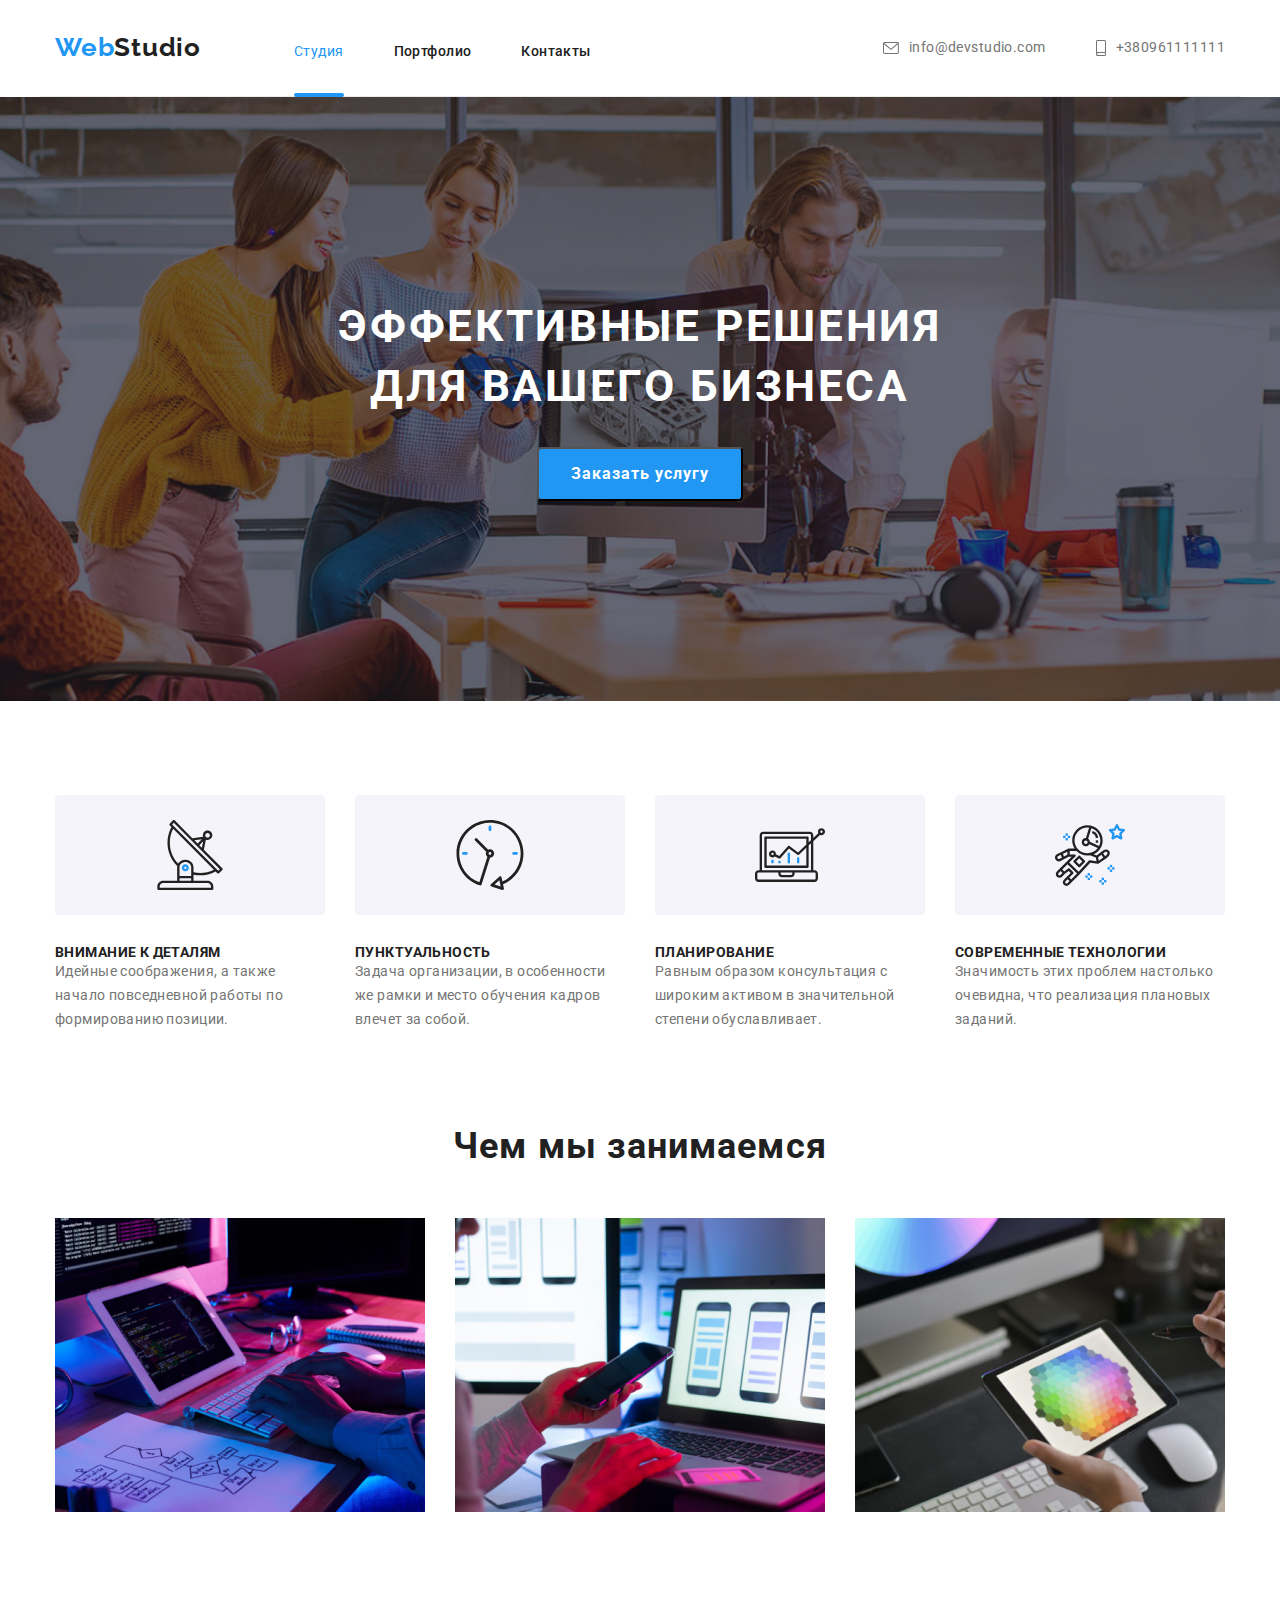
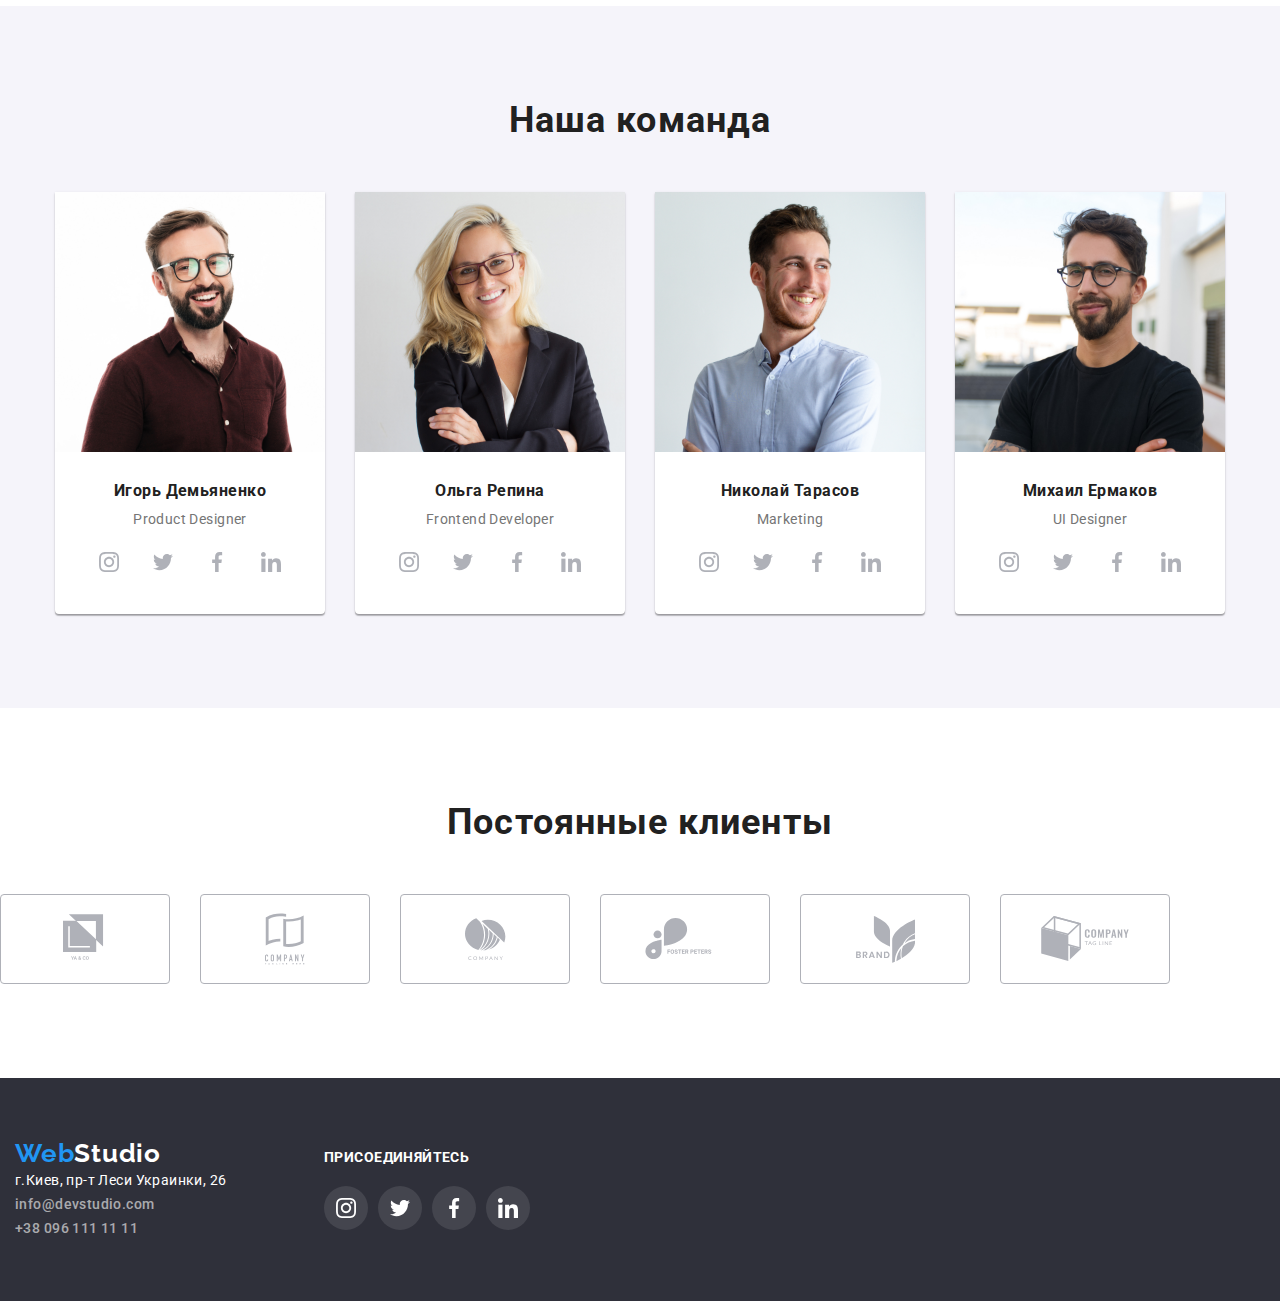
<file: index.html>
<!DOCTYPE html>
<html lang="ru"> 
<head>      
<meta charset="UTF-8">
<meta name="viewport" content="width=device-width, initial-scale=1.0"/>
<title>Studio</title>
<link rel="preconnect" href="https://fonts.gstatic.com">
<link href="https://fonts.googleapis.com/css2?family=Raleway:wght@700&family=Roboto:wght@400;500;700;900&display=swap"
    rel="stylesheet" />
<link href="https://cdnjs.cloudflare.com/ajax/libs/modern-normalize/0.1.0/modern-normalize.css">
<link rel="stylesheet" href="./css/styles.css"/>
</head>
<body>
    <!--Шапка сайта-->
<header class="page-header">
<div class="container">   
<nav class="nav">
<a class="logo" href="/">
 <span class="logo-blue">Web</span>Studio
</a>
<ul class="menu list">
    <li class="menu-item" ><a href="./index.html" class="menu-link-current">Студия</a></li>
    <li class="menu-item" ><a href="./portfolio.html" class="menu-link">Портфолио</a></li>
    <li class="menu-item" ><a href="" class="menu-link">Контакты</a></li>
</ul>
</nav>
<!--Список с почтой и номером телефона-->
<ul class="contacts list">
    <li class="contacts-item">
        <a class="link contacts-e" href="mailto:info@devstudio.com">
<svg class="envelope-icon" width="16" height="12">
<use href="./images/icons/sprite.svg#icon-envelope"></use>    
</svg>  info@devstudio.com</a></li>

    <li class="contacts-item">
        <a class="link contacts-s" href="tel:+380961111111">
 <svg class="smartphone-icon" width="10" height="16">
 <use href="./images/icons/sprite.svg#icon-smartphone"></use>     
 </svg>   +380961111111 </a> </li>
</ul>
</div>    
</header>
<main>
<!-- Блок Герой-->
    <section class="hero">
<div class="container">
      <h1 class="page-title" >Эффективные решения для вашего бизнеса</h1>
      <button class="hero-button" type="button">Заказать услугу</button>
      </div> 
    </section>
<!--Секция"Особенности"-->
<section class="features">
    <div class="container">
<ul class="list main-block">
    <li class="block-item">
        <div class="block-icons">
     <svg class="antenna" width="70" height="70">
     <use href="./images/icons/sprite.svg#icon-antenna">
    </use>   
     </svg>       
        </div>
        <h3 class="section-features">Внимание к деталям</h3>
        <p class="text-features">Идейные соображения, а также начало повседневной работы по формированию позиции.</p>
    </li>
  <li class="block-item">
    <div class="block-icons">
 <svg class="clock" width="70" height="70">
 <use href="./images/icons/sprite.svg#icon-clock">
</use>    
 </svg>       
    </div>  
      <h3 class="section-features">Пунктуальность</h3>
      <p class="text-features">Задача организации, в особенности же рамки и место обучения кадров влечет за собой.</p>
  </li>
  <li class="block-item">
      <div class="block-icons">
<svg class="diagram" width="70" height="70">
<use href="./images/icons/sprite.svg#icon-diagram"></use>    
</svg>          
      </div>
      <h3 class="section-features">Планирование</h3>
      <p class="text-features">Равным образом консультация с широким активом в значительной степени обуславливает.</p>
  </li>
  <liv class="block-item">
      <div class="block-icons">
<svg class="astronaut" width="70" height="70">
<use href="./images/icons/sprite.svg#icon-astronaut"></use>    
</svg>
 </div>
      <h3 class="section-features">Современные технологии</h3>
      <p class="text-features">Значимость этих проблем настолько очевидна, что реализация плановых заданий.</p>
  </li>  
</ul>
</div>
</section>
<!--Секция "Чем мы занимаемся"-->
<section class="section-what-we-do">
    <div class="container" >
  <h2 class="section-title">Чем мы занимаемся</h2>
<ul class="list what-we-do ">
    <li class="what-we-do-item"><img src="./images/box1.jpg" alt="Работа за компьютером" width="370"></li>
    <li class="what-we-do-item"><img src="./images/box2.jpg" alt="Работа за компьютером" width="370"></li>
    <li class="what-we-do-item"><img src="./images/box3.jpg" alt="Работа с цветом" width="370"></li>
</ul>
</div>
</section>
<!--Секция "Наша Команда"-->
<section class="section-team">
    <div class="container-team">
    <h2 class="section-title">Наша команда</h2>
    <ul class="list card-set team-list">
    <li class=" item team-item"><img src="./images/img copy.jpg" alt="Игорь Демьяненко Product Designer" width="270">
           <div class="card-background"><h3 class="team-item-name">Игорь Демьяненко</h3><p class="team-item-position">Product Designer</p>
<ul class="list social-icons">
    <li class="social-icons-item">
        <a href="#" class="social-icons-link">
            <svg class="social-icons-svg">
                <use href="./images/icons/sprite.svg#icon-instagram"></use>
            </svg>
        </a>
    </li>
    <li class="social-icons-item">
        <a href="#" class="social-icons-link">
            <svg class="social-icons-svg">
                <use href="./images/icons/sprite.svg#icon-twitter"></use>
            </svg>
        </a>
    </li>
    <li class="social-icons-item">
        <a href="#" class="social-icons-link">
            <svg class="social-icons-svg">
                <use href="./images/icons/sprite.svg#icon-facebook"></use>
            </svg>
        </a>
    </li>
    <li class="social-icons-item">
        <a href="#" class="social-icons-link">
            <svg class="social-icons-svg">
                <use href="./images/icons/sprite.svg#icon-linkedin"></use>
            </svg>
        </a>
    </li>
</ul>
        </div>
        </li>
     <li class=" item team-item"><img src="./images/img2 copy.jpg" alt="Ольга Репина Frontend Developer" width="270">
        <div class="card-background"><h3 class="team-item-name">Ольга Репина</h3><p class="team-item-position">Frontend Developer</p>
        <ul class="list social-icons">
            <li class="social-icons-item">
                <a href="#" class="social-icons-link">
                    <svg class="social-icons-svg">
                        <use href="./images/icons/sprite.svg#icon-instagram"></use>
                    </svg>
                </a>
            </li>
            <li class="social-icons-item">
                <a href="#" class="social-icons-link">
                    <svg class="social-icons-svg">
                        <use href="./images/icons/sprite.svg#icon-twitter"></use>
                    </svg>
                </a>
            </li>
            <li class="social-icons-item">
                <a href="#" class="social-icons-link">
                    <svg class="social-icons-svg">
                        <use href="./images/icons/sprite.svg#icon-facebook"></use>
                    </svg>
                </a>
            </li>
            <li class="social-icons-item">
                <a href="#" class="social-icons-link">
                    <svg class="social-icons-svg">
                        <use href="./images/icons/sprite.svg#icon-linkedin"></use>
                    </svg>
                </a>
            </li>
        </ul>
        </div></li>
     <li class=" item team-item"><img src="./images/img3 copy.jpg" alt="Николай Тарасов Marketing" width="270">
<div class="card-background"><h3 class="team-item-name">Николай Тарасов</h3><p class="team-item-position">Marketing</p>
<ul class="list social-icons">
    <li class="social-icons-item">
        <a href="#" class="social-icons-link">
            <svg class="social-icons-svg">
                <use href="./images/icons/sprite.svg#icon-instagram"></use>
            </svg>
        </a>
    </li>
    <li class="social-icons-item">
        <a href="#" class="social-icons-link">
            <svg class="social-icons-svg">
                <use href="./images/icons/sprite.svg#icon-twitter"></use>
            </svg>
        </a>
    </li>
    <li class="social-icons-item">
        <a href="#" class="social-icons-link">
            <svg class="social-icons-svg">
                <use href="./images/icons/sprite.svg#icon-facebook"></use>
            </svg>
        </a>
    </li>
    <li class="social-icons-item">
        <a href="#" class="social-icons-link">
            <svg class="social-icons-svg">
                <use href="./images/icons/sprite.svg#icon-linkedin"></use>
            </svg>
        </a>
    </li>
</ul>
</div></li>
    <li class="item team-item"><img src="./images/img4 copy.jpg" alt="Михаил Ермаков UI Designer" width="270">
    <div class="card-background"><h3 class="team-item-name">Михаил Ермаков</h3><p class="team-item-position">UI Designer</p>
    <ul class="list social-icons">
        <li class="social-icons-item">
            <a href="#" class="social-icons-link">
                <svg class="social-icons-svg">
                    <use href="./images/icons/sprite.svg#icon-instagram"></use>
                </svg>
            </a>
        </li>
        <li class="social-icons-item">
            <a href="#" class="social-icons-link">
                <svg class="social-icons-svg">
                    <use href="./images/icons/sprite.svg#icon-twitter"></use>
                </svg>
            </a>
        </li>
        <li class="social-icons-item">
            <a href="#" class="social-icons-link">
                <svg class="social-icons-svg">
                    <use href="./images/icons/sprite.svg#icon-facebook"></use>
                </svg>
            </a>
        </li>
        <li class="social-icons-item">
            <a href="#" class="social-icons-link">
                <svg class="social-icons-svg">
                    <use href="./images/icons/sprite.svg#icon-linkedin"></use>
                </svg>
            </a>
        </li>
    </ul>
    </div></li>
    </ul>
  </div>  
</section>
<!--Секция"Постоянные клиенты"-->
<section class="section-clients">
  <h2 class="title-clients">Постоянные клиенты</h2>  
        <ul class="list logo-clients">
<li class="logo-clients-item"><a href="#" class="logo-clients-icon">
    <svg class="icon-logo" width="44.27" height="49.23">
 <use href="./images/icons/sprite.svg#icon-logo1">
 </use>       
    </svg></a></li>
<li class="logo-clients-item"><a href="#" class="logo-clients-icon">
<svg class="icon-logo" width="40" height="52"> <use href="./images/icons/sprite.svg#icon-logo2"></use></svg></a></li>
<li class="logo-clients-item"><a href="#" class="logo-clients-icon">
<svg class="icon-logo" width="41" height="42.6"><use href="./images/icons/sprite.svg#icon-logo3"></use></svg>    
</a></li>
<li class="logo-clients-item"><a href="#" class="logo-clients-icon">
<svg class="icon-logo" width="79.66" height="42.02"><use href="./images/icons/sprite.svg#icon-logo4">
</use></svg>
</a></li>
<li class="logo-clients-item"><a href="#" class="logo-clients-icon">
<svg class="icon-logo" width="59" height="47">
<use href="./images/icons/sprite.svg#icon-logo5"></use></svg>    
</a></li>
<li class="logo-clients-item"><a href="#" class="logo-clients-icon">
<svg class="icon-logo" width="88.48" height="45.44">
    <use href="./images/icons/sprite.svg#icon-logo6"></use></svg>    
</a></li>
</ul>
</section>
</main>
<!--Подвал сайта-->
<footer class="section-bottom">
 <div class="container-footer"> 
 <div class="address-footer">         
<a class="logo" href="/">
   <span class="logo-blue">Web</span><span class="logo-white">Studio</span>
</a>
<address>
<ul class="list">
<li><a class="map-link" href="https://goo.gl/maps/qB4iPWVN4ftwvtJb9" target="_blank" rel="noopener noreferrer">
    г.Киев, пр-т Леси Украинки, 26</a></li>    
<li><a class="link-footer" href="mailto:info@devstudio.com">info@devstudio.com</a></li>
<li><a class="link-footer" href="tel:+380961111111">+38 096 111 11 11</a></li>
 </ul>
</address>
</div> 
<div class="socials">
 <h2 class="socials-text">Присоединяйтесь</h2>
 <ul class="list socials-link">
 <li class="socials-item">
     <a href="#" class="socials-around">
     <svg class="socials-icon-svg">
    <use href="./images/icons/sprite.svg#icon-instagramf"></use>
</svg></a>
</li>
 <li class="socials-item">
     <a href="#" class="socials-around">
         <svg class="socials-icon-svg">
    <use href="./images/icons/sprite.svg#icon-twitterf"></use>
</svg></a>
</li>
 <li class="socials-item">
     <a href="#" class="socials-around">
         <svg class="socials-icon-svg">
    <use href="./images/icons/sprite.svg#icon-facebookf"></use>
</svg></a>
</li>
 <li class="socials-item"><a href="#" class="socials-around">
     <svg class="socials-icon-svg">
    <use href="./images/icons/sprite.svg#icon-linkedinf"></use>
</svg></a>
</li>   
 </ul>   
</div>
</div>
</footer>
</body>
</html>
</file>
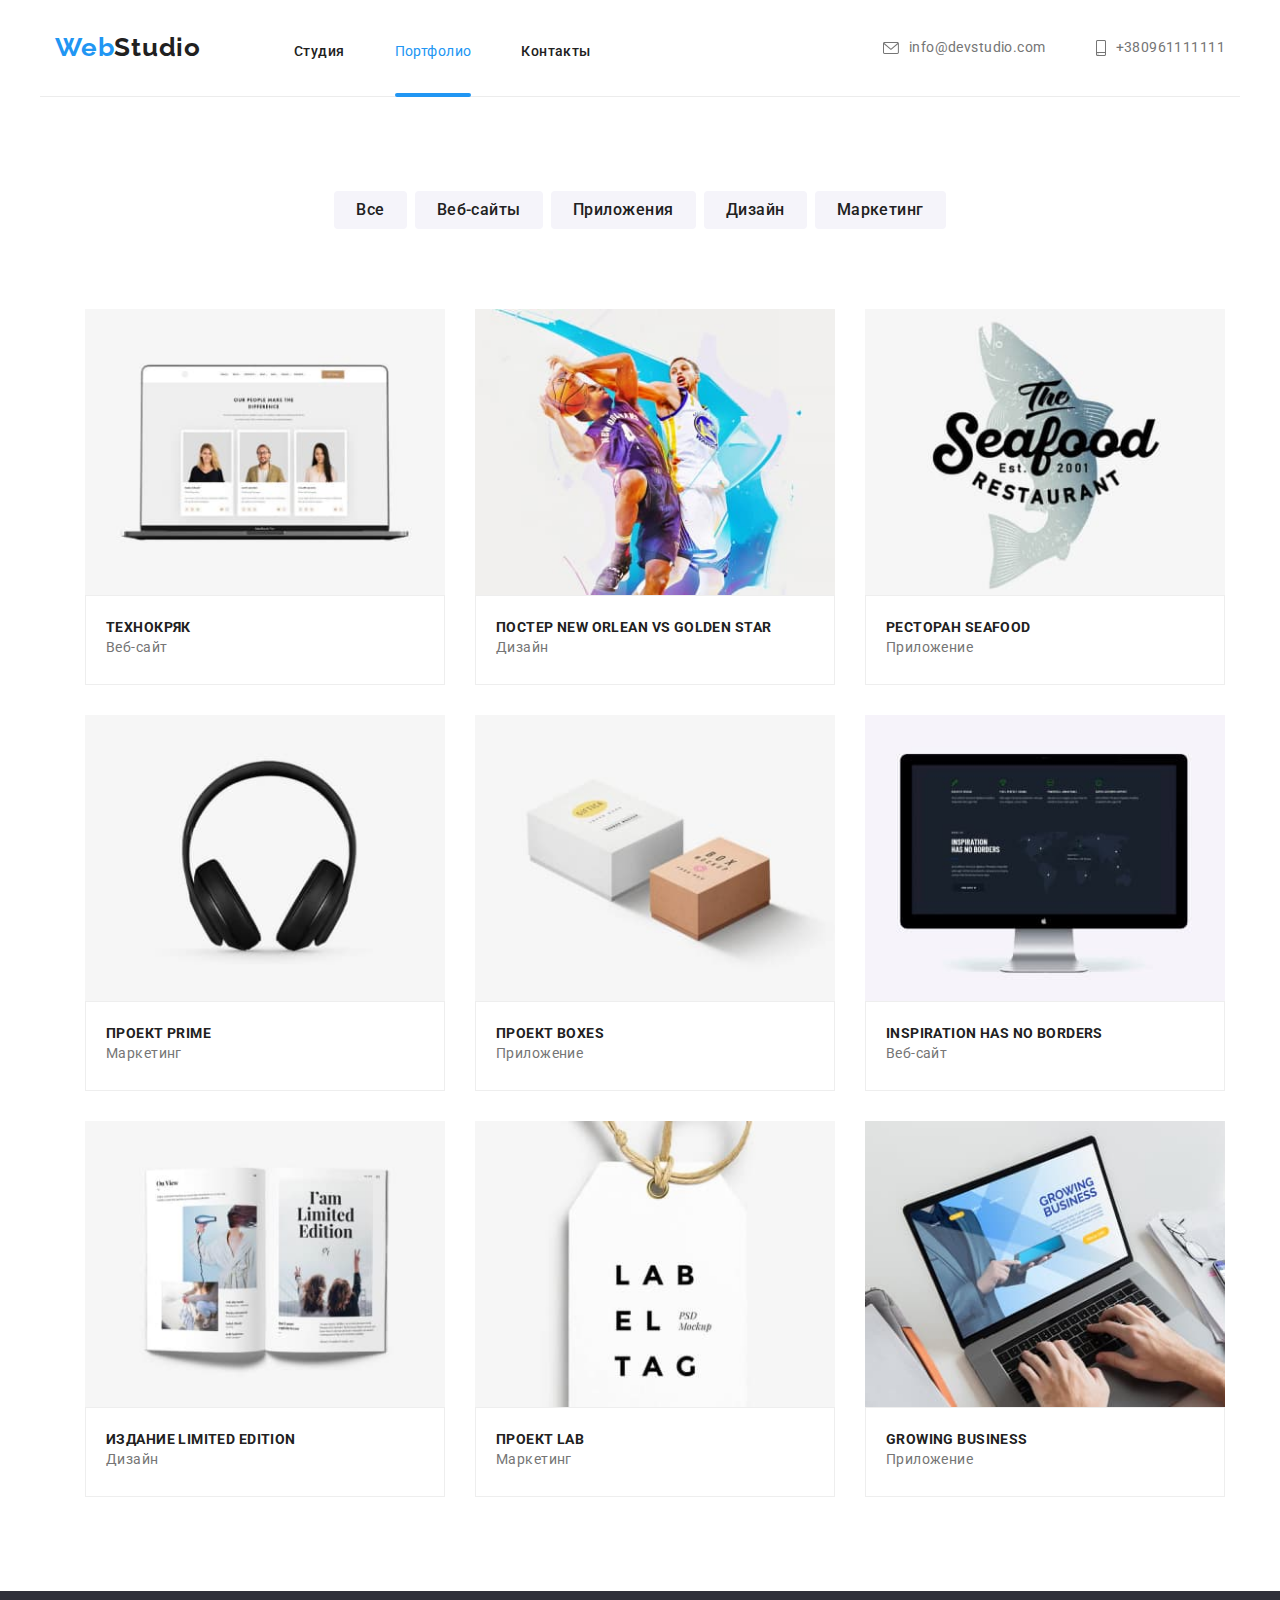
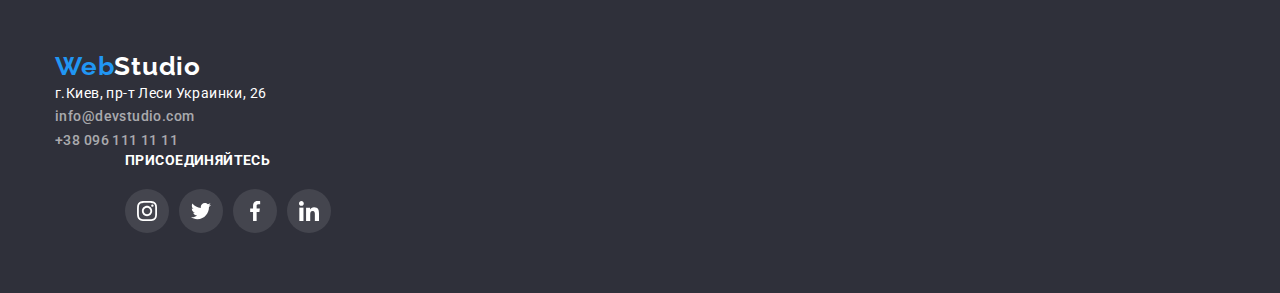
<file: portfolio.html>
<!DOCTYPE html>
<html lang="ru">
<head>
    <meta charset="UTF-8">
    <meta http-equiv="X-UA-Compatible" content="IE=edge">
    <meta name="viewport" content="width=device-width, initial-scale=1.0">
    <title>Portfolio</title>
    <link rel="preconnect" href="https://fonts.gstatic.com">
<link href="https://fonts.googleapis.com/css2?family=Raleway:wght@700&family=Roboto:wght@400;500;700;900&display=swap" 
rel="stylesheet"/>
    <link href="https://cdnjs.cloudflare.com/ajax/libs/modern-normalize/0.1.0/modern-normalize.css">
  <link rel="stylesheet" href="./css/styles.css"/>  
</head>
<body>
<!--Шапка сайта-->
<header class="page-header">
    <div class="container">
    <nav class="nav">
        <a class="logo" href="/">
           <span class="logo-blue">Web</span>Studio
        </a>
        <ul class="menu list">
            <li class="menu-item"><a href="./index.html" class="menu-link">Студия</a></li>
            <li class="menu-item"><a href="./portfolio.html" class="menu-link-current">Портфолио</a></li>
            <li class="menu-item"><a href="" class="menu-link">Контакты</a></li>
        </ul>
    </nav>
    <!--Список с почтой и номером телефона-->
    <ul class="contacts list">
        <li class="contacts-item"><a class="link contacts-e" href="mailto:info@devstudio.com">
<svg class="envelope-icon" width="16" height="12">
    <use href="./images/icons/sprite.svg#icon-envelope">
        <symbol id="icon-envelope" viewBox="0 0 43 32">
            <path fill="#757575" style="fill: var(--color3, #757575)"
                d="M38.667 0h-34.667c-2.206 0-4 1.794-4 4v24c0 2.206 1.794 4 4 4h34.667c2.206 0 4-1.794 4-4v-24c0-2.206-1.794-4-4-4zM38.667 2.667c0.181 0 0.353 0.038 0.511 0.103l-17.844 15.466-17.844-15.466c0.151-0.065 0.327-0.103 0.511-0.103h34.667zM38.667 29.333h-34.667c-0.736-0.001-1.332-0.597-1.333-1.333v-22.413l17.793 15.421c0.233 0.202 0.539 0.326 0.874 0.326s0.641-0.123 0.876-0.327l-0.002 0.001 17.793-15.421v22.413c0 0.736-0.598 1.333-1.333 1.333z">
            </path>
        </symbol>
    </use>
</svg> info@devstudio.com</a></li>
        <li class="contacts-item"><a class="link contacts-s" href="tel:+380961111111">
<svg class="smartphone-icon" width="10" height="16">
    <use href="./images/icons/sprite.svg#icon-smartphone">
        <symbol id="icon-smartphone" viewBox="0 0 20 32">
            <path fill="#757575" style="fill: var(--color3, #757575)"
                d="M17 0h-14c-1.654 0-3 1.346-3 3v26c0 1.654 1.346 3 3 3h14c1.654 0 3-1.346 3-3v-26c0-1.654-1.346-3-3-3zM3 2h14c0.552 0 1 0.448 1 1v0 21h-16v-21c0-0.552 0.448-1 1-1v0zM17 30h-14c-0.552 0-1-0.448-1-1v0-3h16v3c0 0.552-0.448 1-1 1v0z">
            </path>
            <path fill="#757575" style="fill: var(--color3, #757575)"
                d="M4.707 27.478c0.391 0.365 0.391 0.956 0 1.321s-1.024 0.365-1.414 0c-0.391-0.365-0.391-0.956 0-1.321s1.024-0.365 1.414 0z">
            </path>
        </symbol>
    </use>
</svg> +380961111111 </a></li>
    </ul>
  </div>  
</header>
<main>
  <!--Секция фильтр с кнопками-->
  <section class="section-portfolio"> 
 <div class="container">   
<ul class="list button-list">
    <li class="filters-item"><button class="button" type="button">Все</button></li>
    <li class="filters-item"><button class="button" type="button">Веб-сайты</button></li>
    <li class="filters-item"><button class="button" type="button">Приложения</button></li>
    <li class="filters-item"><button class="button" type="button">Дизайн</button></li>
    <li class="filters-item"><button class="button" type="button">Маркетинг</button></li>
</ul>
<!--Секция Портфолио-->
<ul class="list card-set">
    <li class="card-set-item"><article class="card"><a href="" class="card-link">
<div class="card-thumb"><img src="./images/img.jpg" alt="Веб-сайт Технокряк" width="370">
<div class="card-thumb-text"><p class="text">Технокряк это современная площадка распостранения коронавируса.
Компании используют эту платформу для цифрового шпионажа
 и атак на защищенные сервера конкурентов.</p></div></div> 
        <div class="container-background">
            <h3 class="section-features">Технокряк</h3>
            <p class="text-features">Веб-сайт</p>
        </div>        
</a>        
</article>        
    </li>
    <li class="card-set-item"><article class="card"><a href="" class="card-link">
<div class="card-thumb"><img src="./images/img2.jpg"
                alt="Дизайн для постера New Orlean vs Golden Star" width="370">
<div class="card-thumb-text"><p class="text">Технокряк это современная площадка распостранения коронавируса.
Компании используют эту платформу для цифрового шпионажа
и атак на защищенные сервера конкурентов.</p></div></div>               
            <div class="container-background">
                <h3 class="section-features">Постер New Orlean vs Golden Star</h3>
                <p class="text-features">Дизайн</p>
                        
</div>            
</a>            
</article>            
    </li>
    <li class="card-set-item"><article class="card"><a href="" class="card-link">
 <div class="card-thumb"><img src="./images/img3.jpg" alt="Приложение для ресторана Seafood" width="370">
<div class="card-thumb-text"><p class="text">Технокряк это современная площадка распостранения коронавируса.
Компании используют эту платформу для цифрового шпионажа
и атак на защищенные сервера конкурентов.</p></div></div>    
        <div class="container-background">
            <h3 class="section-features">Ресторан Seafood</h3>
            <p class="text-features">Приложение</p>      
</div>        
</a>        
</article>        
    </li>
    <li class="card-set-item"><article class="card"><a href="" class="card-link"><div class="card-thumb">
<img src="./images/img4.jpg" alt="Маркетинг для проекта Prime"width="370">
<div class="card-thumb-text"><p class="text">Технокряк это современная площадка распостранения коронавируса.
Компании используют эту платформу для цифрового шпионажа
и атак на защищенные сервера конкурентов.</p></div>
</div>        
<div class="container-background">
            <h3 class="section-features">Проект Prime</h3>
            <p class="text-features">Маркетинг</p>
        </div>
</a>        
</article>        
    </li>
    <li class="card-set-item"><article class="card"><a href="" class="card-link">
<div class="card-thumb"><img src="./images/img1.jpg" alt="Приложение для проекта Boxes" width="370">
    <div class="card-thumb-text"><p class="text">Технокряк это современная площадка распостранения коронавируса.
    Компании используют эту платформу для цифрового шпионажа
    и атак на защищенные сервера конкурентов.</p></div>
</div>
            <div class="container-background">
                <h3 class="section-features">Проект Boxes</h3>
                <p class="text-features">Приложение</p>
            </div>
</a>            
</article>            
    </li>
 <li class="card-set-item"><article class="card"><a href="" class="card-link"> 
<div class="card-thumb"><img src="./images/img5.jpg" alt="Веб-сайт Inspiration has no Borders" width="370">
<div class="card-thumb-text"><p class="text">Технокряк это современная площадка распостранения коронавируса.
Компании используют эту платформу для цифрового шпионажа
и атак на защищенные сервера конкурентов.</p></div>    
</div>
<div class="container-background">
<h3 class="section-features">Inspiration has no Borders</h3>
<p class="text-features">Веб-сайт</p></div>
</a>
</article>       
    </li>
    <li class="card-set-item"><article class="card"><a href="" class="card-link">
<div class="card-thumb"><img src="./images/img6.jpg" alt="Дизайн для издания Limited Edition " width="370">
<div class="card-thumb-text"><p class="text">Технокряк это современная площадка распостранения коронавируса.
Компании используют эту платформу для цифрового шпионажа
и атак на защищенные сервера конкурентов.</p></div>    
</div>
<div class="container-background">
<h3 class="section-features">Издание Limited Edition</h3>
<p class="text-features">Дизайн</p></div>
</a>
</article>
    </li>
    <li class="card-set-item"><article class="card"><a href="" class="card-link">
<div class="card-thumb"><img src="./images/img7.jpg" alt="Маркетинг для проекта LAB" width="370">
<div class="card-thumb-text"><p class="text">Технокряк это современная площадка распостранения коронавируса.
Компании используют эту платформу для цифрового шпионажа
и атак на защищенные сервера конкурентов.</p></div>    
</div>
 <div class="container-background">
            <h3 class="section-features">Проект LAB</h3>
            <p class="text-features">Маркетинг</p>
        </div>
</a>
</article>        
    </li>
<li class="card-set-item"> <article class="card"><a href="" class="card-link">
<div class="card-thumb"><img src="./images/img8.jpg" alt="Приложение для Growing Business" width="370">
<div class="card-thumb-text"><p class="text">Технокряк это современная площадка распостранения коронавируса.
Компании используют эту платформу для цифрового шпионажа
и атак на защищенные сервера конкурентов.</p></div>    
</div>
    <div class="container-background">
            <h3 class="section-features">Growing Business</h3>
            <p class="text-features">Приложение</p>
        </div>
</a>        
</article>        
    </li>
</ul>
</div>
</section>
</main>
<!--Подвал сайта-->
<footer class="section-bottom">
    <div class="container">
    <div class="address-footer">    
    <a class="logo" href="/">
       <span class="logo-blue">Web</span><span class="logo-white">Studio</span>
    </a>
    <address>
        
        <ul class="list">
            <li><a class="map-link" href="https://goo.gl/maps/qB4iPWVN4ftwvtJb9" target="_blank"
                    rel="noopener noreferrer">
                    г.Киев, пр-т Леси Украинки, 26</a></li>
            <li><a class="link-footer" href="mailto:info@devstudio.com">info@devstudio.com</a></li>
            <li><a class="link-footer" href="tel:+380961111111">+38 096 111 11 11</a></li>
        </ul>
    </address>
 </div>
<div class="socials">
    <h2 class="socials-text">Присоединяйтесь</h2>
    <ul class="list socials-link">
        <li class="socials-item">
            <a href="#" class="socials-around">
                <svg class="socials-icon-svg">
                    <use href="./images/icons/sprite.svg#icon-instagramf"></use>
                </svg></a>
        </li>
        <li class="socials-item">
            <a href="#" class="socials-around">
                <svg class="socials-icon-svg">
                    <use href="./images/icons/sprite.svg#icon-twitterf"></use>
                </svg></a>
        </li>
        <li class="socials-item">
            <a href="#" class="socials-around">
                <svg class="socials-icon-svg">
                    <use href="./images/icons/sprite.svg#icon-facebookf"></use>
                </svg></a>
        </li>
        <li class="socials-item"><a href="#" class="socials-around">
                <svg class="socials-icon-svg">
                    <use href="./images/icons/sprite.svg#icon-linkedinf"></use>
                </svg></a>
        </li>
    </ul>
</div>
    </div>
</footer>
</body>
</html>
</file>
<file: css/styles.css>
:root {
  --main-text-color: #757575;
  --page-title: #ffffff;
  --title-color: #212121;
  --logo-color: #2196f3;
  --section-background: #f5f4fa;
  --accent-color: #2196f3;
  --icon-color: #afb1b8;
  --card-border: #eeeeee;
  --cubic-bezier: cubic-bezier(0.4, 0, 0.2, 1);
  --shadow-card: 0px 1px 1px rgba(0, 0, 0, 0.12),
    0px 4px 4px rgba(0, 0, 0, 0.06), 1px 4px 6px rgba(0, 0, 0, 0.16);
  --back-card: rgba(33, 150, 243, 0.9);
  --shadow-button: 0px 3px 1px rgba(0, 0, 0, 0.1),
    0px 1px 2px rgba(0, 0, 0, 0.08), 0px 2px 2px rgba(0, 0, 0, 0.12);

  --main-font: Roboto, sans-serif;
  --title-font: Roboto, sans-serif;
  --logo-font: Raleway, sans-serif;
}

html {
  box-sizing: border-box;
}

*,
*::before,
*::after {
  box-sizing: inherit;
  margin: 0;
  padding: 0;
}

body {
  font-family: var(--main-font);
  font-size: 14px;
  line-height: 1.71;
  letter-spacing: 0.03em;
  color: var(--main-text-color);
}

h1,
h2,
h3,
p {
  margin-top: 0;
}

img {
  display: block;
  max-width: 100%;
}
.container {
  width: 1200px;
  padding: 0 15px;
  margin-left: auto;
  margin-right: auto;
}

.page-header .container {
  padding-top: 32px;
  padding-bottom: 32px;
  display: flex;
  align-items: center;
  border-bottom: 1px solid #ececec;
}

.nav {
  display: flex;
  align-items: baseline;
  margin-right: auto;
}
.contacts {
  display: flex;
  align-items: center;
  margin-left: 331px;
}

.contacts-e,
.contacts-s {
  display: flex;
  align-items: center;
  text-decoration: none;
  color: var(--main-text-color);
}

.contacts-e:hover,
.contacts-e:focus {
  color: var(--accent-color);
}

.contacts-s:hover,
.contacts-s:focus {
  color: var(--accent-color);
}

.envelope-icon {
  margin-right: 10px;
  fill: currentColor;
}

.smartphone-icon {
  margin-right: 10px;
  fill: currentColor;
}

.smartphone-icon:hover,
.smartphone-icon:focus {
  fill: #2196f3;
}

.contacts-item:nth-child(2) {
  margin-left: 50px;
}

.link {
  color: var(--main-text-color);
  text-decoration: none;
}
.link:hover,
.link:focus {
  color: var(--accent-color);
}

.menu-link {
  display: block;
  color: var(--title-color);
  font-weight: 500;
  text-decoration: none;
  transition-property: color;
  transition-duration: 250ms;
  transition-timing-function: var(--cubic-bezier);
}

.menu-link-current {
  position: relative;
  display: block;
  color: var(--accent-color);
  text-decoration: none;
}

.menu-link-current::after {
  position: absolute;
  bottom: 0;
  content: '';
  display: block;
  width: 100%;
  height: 4px;
  background-color: var(--accent-color);
  border-radius: 2px;
  bottom: -33px;
}

.menu-link:hover,
.menu-link:focus {
  color: var(--accent-color);
}

.menu {
  display: inline-flex;
  justify-content: center;
}

.menu-item:not(:last-child) {
  margin-right: 50px;
}

.link-footer {
  font-style: normal;
  font-weight: 500;
  text-decoration: none;
  color: rgba(255, 255, 255, 0.6);
}
.map-link {
  color: var(--page-title);
  font-style: normal;
  text-decoration: none;
}
.card-set {
  display: flex;
  flex-wrap: wrap;
  padding: 0;
  margin-left: -30px;
  margin-top: -30px;
}

.logo {
  display: block;
  margin-right: 93px;
  font-family: Raleway;
  font-weight: bold;
  font-size: 26px;
  line-height: 1.19;
  letter-spacing: 0.03em;
  color: var(--title-color);
  text-decoration: none;
}

.logo-blue {
  color: var(--accent-color);
}

.logo-white {
  color: var(--page-title);
}

.main-list {
  color: var(--title-color);
}
.list {
  margin: 0;
  padding-left: 0;
  list-style: none;
}
.list-bottom {
  font-family: Roboto;
  font-style: normal;
  font-weight: normal;
  font-size: 14px;
  line-height: 1.71px;
  letter-spacing: 0.03em;
  color: var(--page-title);
}

.button-list {
  display: flex;
  justify-content: center;
  margin-bottom: 50px;
}

.container-filters {
  margin-left: auto;
  margin-right: auto;
}

.filters-item:not(:last-child) {
  margin-right: 8px;
}

.hero {
  max-width: 1600px;
  padding: 200px 0;
  margin: 0 auto;
  background-color: var(--bg-color);
  background-image: linear-gradient(
      to right,
      rgba(47, 48, 58, 0.4),
      rgba(47, 48, 58, 0.4)
    ),
    url(../images/img9.jpg);
  background-repeat: no-repeat;
  background-position: center;
  background-size: cover;
  text-align: center;
}

.hero-button {
  font-family: Roboto;
  font-style: normal;
  font-weight: bold;
  font-size: 16px;
  line-height: 1.87;
  text-align: center;
  letter-spacing: 0.06em;
  color: var(--page-title);
  background-color: var(--accent-color);
  display: block;
  margin: 0 auto;
  padding: 10px 32px;
  border-radius: 4px;
}

.button {
  padding: 6px 22px;
  border-radius: 4px;
  border: none;
  background-color: #f5f4fa;
  font-family: Roboto;
  font-weight: 500;
  font-size: 16px;
  line-height: 1.62;
  letter-spacing: 0.03em;
  color: var(--title-color);
  cursor: pointer;
  transition-property: color, background-color, box-shadow;
  transition-duration: 250ms;
  transition-timing-function: var(--cubic-bezier);
}

.button:hover,
.button:focus {
  color: var(--page-title);
  background-color: var(--accent-color);
  box-shadow: var(--shadow-button);
}

.page-title {
  max-width: 696px;
  font-family: var(--title-font);
  font-size: 44px;
  line-height: 1.36;
  text-align: center;
  letter-spacing: 0.06em;
  text-transform: uppercase;
  color: var(--page-title);
  margin: 0 auto;
  margin-bottom: 30px;
}

.features {
  padding-top: 94px;
  padding-bottom: 94px;
}

.section-features {
  font-family: Roboto;
  font-weight: bold;
  font-size: 14px;
  line-height: 1.14;
  letter-spacing: 0.03em;
  text-transform: uppercase;
  color: var(--title-color);
}

.main-block {
  display: flex;
  justify-content: center;
}

.block-item:not(:last-child) {
  margin-right: 30px;
}

.block-icons {
  display: flex;
  justify-content: center;
  align-items: center;
  width: 270px;
  height: 120px;
  background-color: #f5f4fa;
  margin-bottom: 30px;
  border-radius: 4px;
}

.section-what-we-do {
  padding-bottom: 94px;
}

.what-we-do {
  display: flex;
  justify-content: center;
}

.what-we-do-item:not(:last-child) {
  margin-right: 30px;
}

.section-title {
  margin-bottom: 50px;
  font-family: Roboto;
  font-style: normal;
  font-weight: bold;
  font-size: 36px;
  line-height: 1.16;
  letter-spacing: 0.03em;
  text-align: center;
  color: #212121;
}

.card-background {
  color: var(--page-title);
  padding: 30px 32px;
}

.section-team {
  padding-top: 94px;
  padding-bottom: 94px;
  background-color: var(--section-background);
}

.container-team {
  width: 1200px;
  padding: 0 15px;
  margin: 0 auto;
}

.team-item:not(:last-child) {
  margin-right: 30px;
}

.team-item {
  box-shadow: 0px 1px 3px rgba(0, 0, 0, 0.12), 0px 1px 1px rgba(0, 0, 0, 0.14),
    0px 2px 1px rgba(0, 0, 0, 0.2);
  border-radius: 0px 0px 4px 4px;
  background-color: var(--page-title);
}

.team-item-position {
  font-family: Roboto;
  font-style: normal;
  font-weight: normal;
  font-size: 14px;
  line-height: 1.71;
  letter-spacing: 0.03em;
  text-align: center;
  color: var(--main-text-color);
  margin-bottom: 8px;
}

.team-item-name {
  font-family: var(--title-font);
  font-size: 16px;
  line-height: 1.16;
  letter-spacing: 0.03em;
  text-align: center;
  color: var(--title-color);
  margin-bottom: 8px;
}

.social-icons-item:not(:last-child) {
  margin-right: 10px;
}

.section-clients {
  padding-top: 94px;
  padding-bottom: 94px;
}

.title-clients {
  font-family: Roboto;
  font-weight: 700;
  font-size: 36px;
  line-height: 1.16;
  letter-spacing: 0.03em;
  text-align: center;
  color: var(--title-color);
  margin-bottom: 50px;
}

.logo-clients {
  display: flex;
}

.logo-clients-item {
  margin-right: 30px;
}

.logo-clients-item:last-child {
  margin-right: 0;
}

.logo-clients-item:hover,
.logo-clients-item:focus {
  border: 1px solid var(--accent-color);
}

.logo-clients-icon {
  width: 170px;
  height: 90px;
  display: flex;
  align-items: center;
  justify-content: center;
  color: var(--icon-color);
  border: 1px solid var(--icon-color);
  border-radius: 4px;
}

.logo-clients-icon:hover,
.logo-clients-icon:focus {
  color: var(--accent-color);
  border-color: var(--accent-color);
}

.icon-logo {
  fill: currentColor;
}

.icon-logo:hover,
.icon-logo:focus {
  fill: currentColor;
}

.social-icons {
  display: flex;
  justify-content: center;
}

.social-icons-link {
  display: flex;
  justify-content: center;
  align-items: center;
  width: 44px;
  height: 44px;
  border-radius: 50%;
  background-color: #ffffff;
  color: #afb1b8;
}

.social-icons-link:hover,
.social-icons-link:focus {
  color: #ffffff;
  background-color: var(--accent-color);
}

.social-icons-svg {
  width: 20px;
  height: 20px;
  fill: currentColor;
}

.section-portfolio {
  padding-top: 94px;
  padding-bottom: 94px;
}

.container-background {
  background-color: var(--page-title);
  padding: 24px 20px;
  border: 1px solid var(--card-border);
}

.text-features {
  color: var(--main-text-color);
}

.card-set-item {
  flex-basis: calc(100% / 3 - 30px);
  margin-left: 30px;
  margin-top: 30px;
}

.card {
  display: flex;
}

.card-link {
  text-decoration: none;
  transition: box-shadow 250ms var(--cubic-bezier);
}

.card-link:hover,
.card-link:focus {
  box-shadow: var(--shadow-card);
}

.card-link:hover .card-thumb-text,
.card-link:focus .card-thumb-text {
  opacity: 0.9;
  transform: translateY(0);
}

.card-thumb {
  position: relative;
  display: flex;
  justify-content: center;
  align-items: center;
  overflow: hidden;
}

.card-thumb-text {
  position: absolute;
  display: flex;
  align-items: center;
  padding-left: 24px;
  padding-right: 24px;
  width: 100%;
  height: 100%;
  background-color: var(--back-card);
  opacity: 0;
  transform: translateY(100%);
  transition-property: transform, opacity;
  transition-duration: 250ms;
  transition-timing-function: var(--cubic-bezier);
  pointer-events: none;
}

.card-thumb-text .text {
  font-family: Roboto;
  font-style: normal;
  font-weight: 400;
  font-size: 18px;
  line-height: 28px;
  letter-spacing: 0.03em;
  color: var(--page-title);
}

.section-bottom {
  background-color: #2f303a;
  padding-top: 60px;
  padding-bottom: 60px;
}

.container-footer {
  display: flex;
  align-items: baseline;
  padding-left: 15px;
  padding-right: 15px;
  margin-left: auto;
  margin-right: auto;
}

.socials {
  display: inline-block;
  margin-left: 70px;
}

.socials-text {
  font-family: Roboto;
  font-weight: bold;
  font-size: 14px;
  line-height: 1.14;
  letter-spacing: 0.03em;
  text-transform: uppercase;
  color: var(--page-title);
  margin-bottom: 20px;
}

.socials-link {
  display: flex;
  align-items: baseline;
}

.socials-item:not(:last-child) {
  margin-right: 10px;
}

.socials-around {
  display: flex;
  align-items: center;
  justify-content: center;
  width: 44px;
  height: 44px;
  border-radius: 50%;
  background-color: rgba(255, 255, 255, 0.1);
}
.socials-around:hover,
.socials-around:focus {
  background-color: var(--accent-color);
}

.socials-icon-svg {
  width: 20px;
  height: 20px;
  fill: currentColor;
}
</file>
